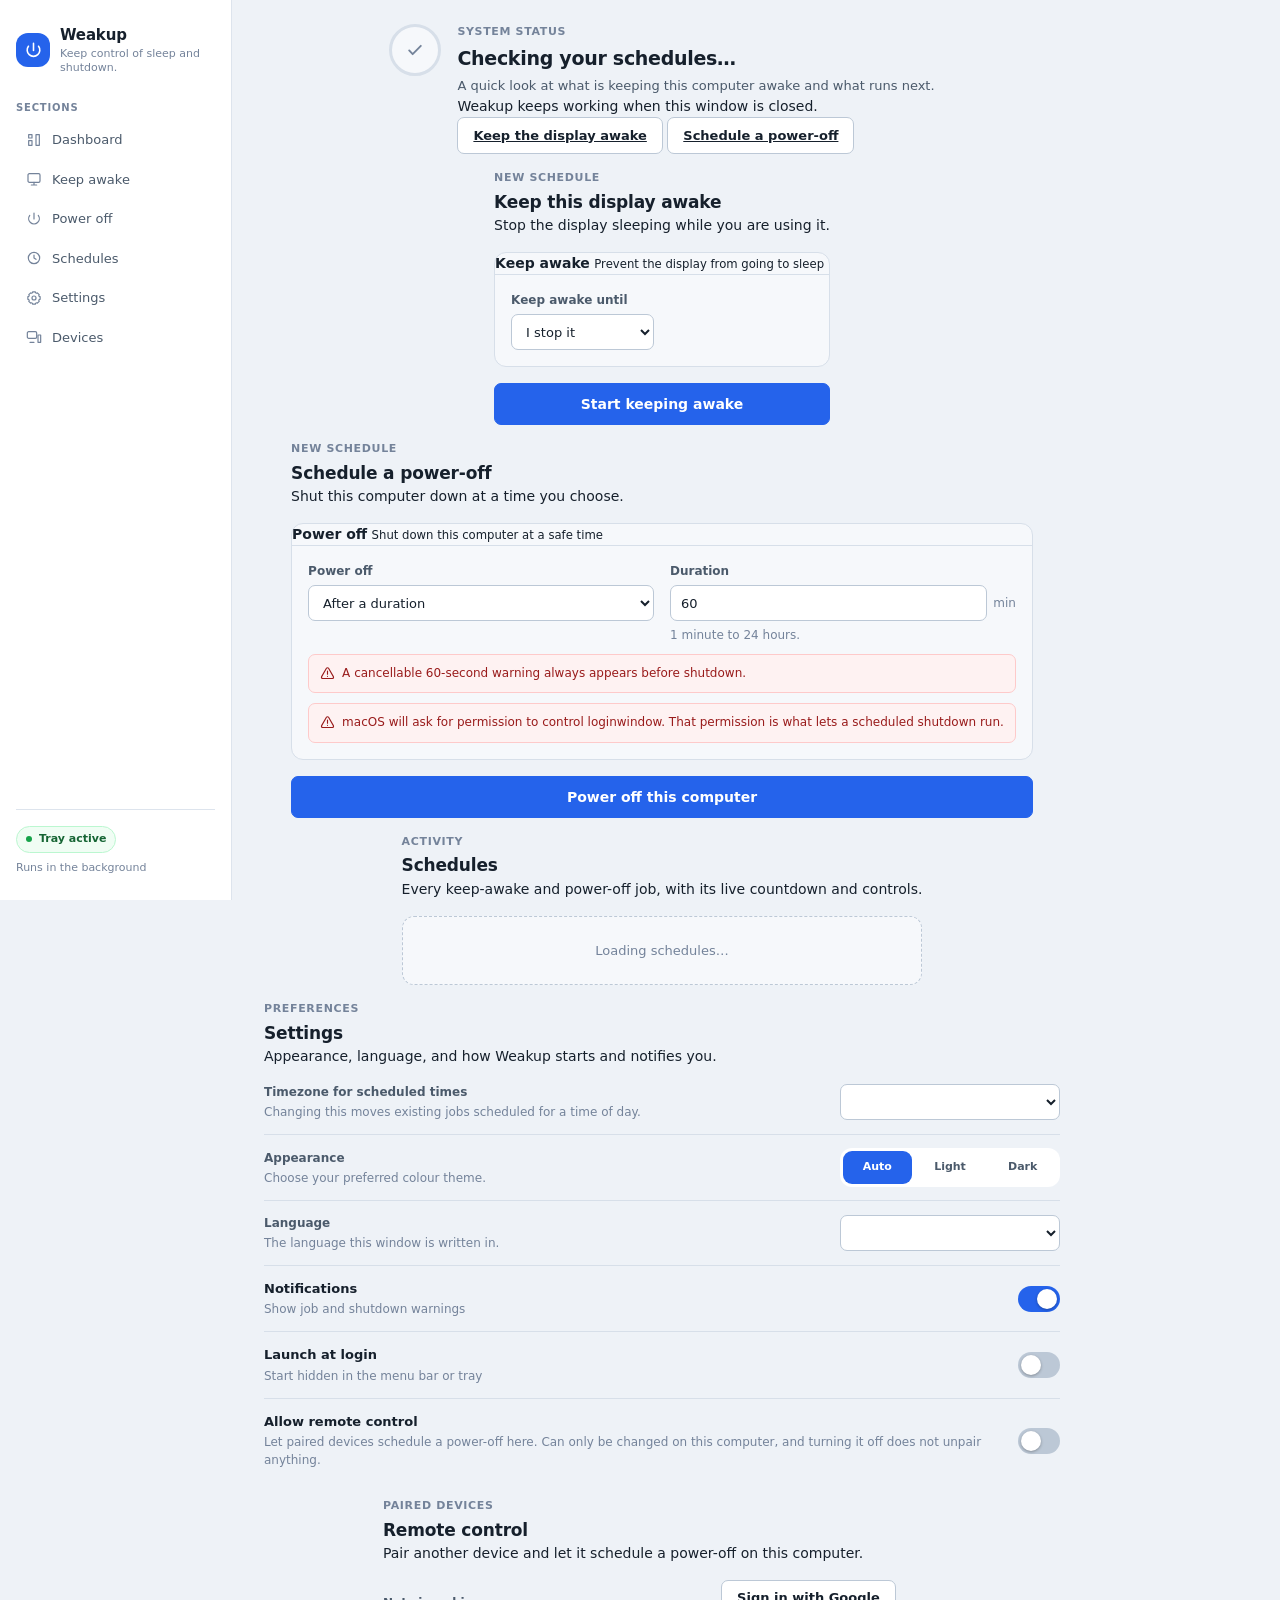
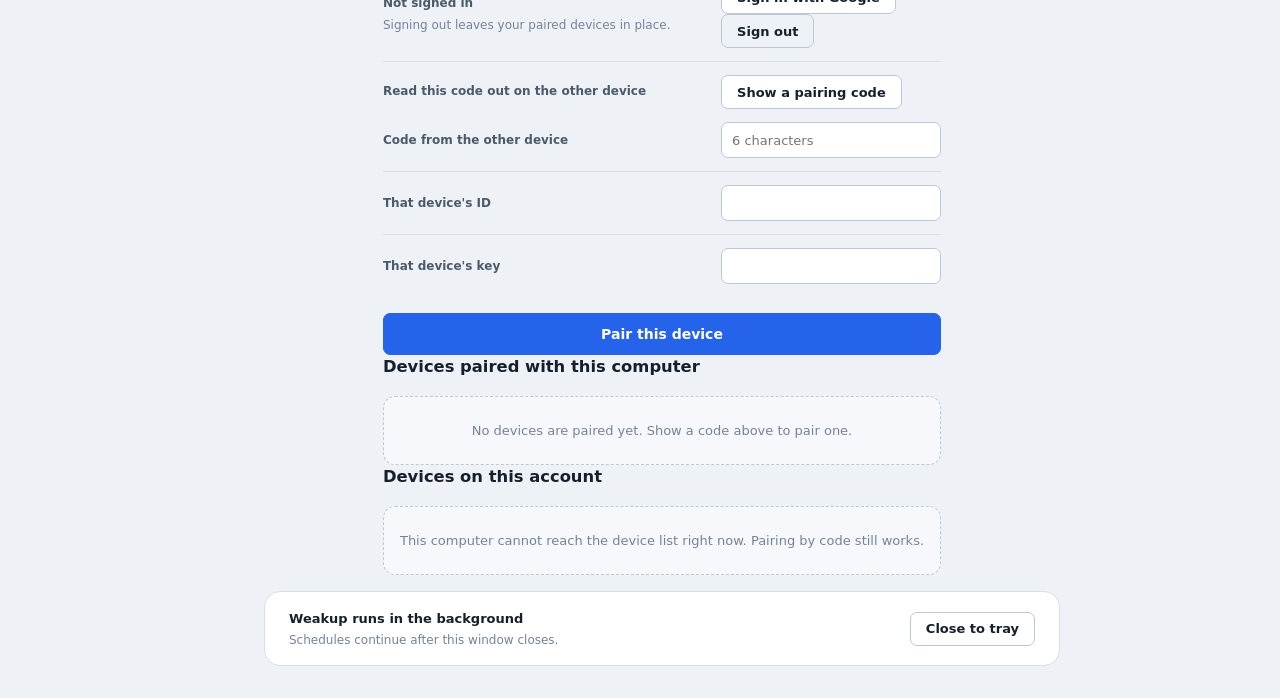
<file: desktop/src/index.html>
<!DOCTYPE html>
<html lang="en" data-theme="light">
  <head>
    <meta charset="UTF-8" />
    <meta name="viewport" content="width=device-width, initial-scale=1.0" />
    <title>Weakup</title>
    <link rel="stylesheet" href="styles.css" />
  </head>
  <body>
    <a class="skip-link" href="#keep-awake" data-i18n="app.skipToScheduling">Skip to scheduling</a>

    <!-- This must remain the first surface. main.js moves focus directly to Cancel. -->
    <section id="grace" class="grace" role="alert" aria-labelledby="grace-heading" hidden>
      <div class="grace-inner">
        <div class="grace-heading-row">
          <div class="grace-title">
            <svg class="icon" aria-hidden="true" viewBox="0 0 24 24">
              <path d="M12 8v5m0 3.5v.01M10.3 3.7 2.6 17a2 2 0 0 0 1.7 3h15.4a2 2 0 0 0 1.7-3L13.7 3.7a2 2 0 0 0-3.4 0Z" />
            </svg>
            <div>
              <p class="grace-eyebrow" data-i18n="grace.eyebrow">Power-off warning</p>
              <h2 id="grace-heading" data-i18n="grace.heading">This computer is shutting down</h2>
            </div>
          </div>
          <p class="grace-count">
            <strong id="grace-seconds">60</strong>
            <span id="grace-unit" data-i18n="grace.secondsLeft">seconds left</span>
          </p>
        </div>
        <div
          class="grace-bar"
          role="progressbar"
          aria-labelledby="grace-heading"
          aria-valuemin="0"
          aria-valuemax="60"
          aria-valuenow="60"
          id="grace-bar"
        >
          <div class="grace-bar-fill" id="grace-bar-fill"></div>
        </div>
        <button type="button" id="grace-cancel" class="button button-cancel-shutdown" data-i18n="grace.cancel">
          Cancel shutdown and keep this computer on
        </button>
        <p class="grace-note" data-i18n="grace.note">
          Cancelling is safe. The scheduled power-off job will stop.
        </p>
      </div>
    </section>

    <div class="shell">
      <!--
        The sidebar is a nav of in-page links, not a router. Every panel stays in the
        document so the countdowns keep ticking and a screen reader can walk the whole
        window; the links move focus rather than swapping content out.
      -->
      <nav class="sidebar" aria-label="Weakup">
        <div class="sidebar-brand">
          <span class="brand-mark" aria-hidden="true">
            <svg viewBox="0 0 24 24">
              <path d="M12 3v9m6.4-5.4a8 8 0 1 1-12.8 0" />
            </svg>
          </span>
          <span class="sidebar-brand-copy">
            <strong>Weakup</strong>
            <small data-i18n="app.tagline">Keep control of sleep and shutdown.</small>
          </span>
        </div>

        <p class="sidebar-label" id="nav-label" data-i18n="nav.section">Sections</p>
        <ul class="sidebar-nav" aria-labelledby="nav-label">
          <li>
            <a href="#dashboard" class="sidebar-link">
              <svg class="icon" aria-hidden="true" viewBox="0 0 24 24">
                <path d="M4 13h5v7H4zm11-9h5v16h-5zM4 4h5v5H4z" />
              </svg>
              <span data-i18n="nav.dashboard">Dashboard</span>
            </a>
          </li>
          <li>
            <a href="#keep-awake" class="sidebar-link">
              <svg class="icon" aria-hidden="true" viewBox="0 0 24 24">
                <rect x="3" y="4" width="18" height="13" rx="2" />
                <path d="M8 21h8m-4-4v4" />
              </svg>
              <span data-i18n="nav.keepAwake">Keep awake</span>
            </a>
          </li>
          <li>
            <a href="#power-off" class="sidebar-link">
              <svg class="icon" aria-hidden="true" viewBox="0 0 24 24">
                <path d="M12 3v9m6.4-5.4a8 8 0 1 1-12.8 0" />
              </svg>
              <span data-i18n="nav.powerOff">Power off</span>
            </a>
          </li>
          <li>
            <a href="#jobs" class="sidebar-link">
              <svg class="icon" aria-hidden="true" viewBox="0 0 24 24">
                <circle cx="12" cy="12" r="8.5" />
                <path d="M12 7.5V12l3 2" />
              </svg>
              <span data-i18n="nav.schedules">Schedules</span>
            </a>
          </li>
          <li>
            <a href="#settings" class="sidebar-link">
              <svg class="icon" aria-hidden="true" viewBox="0 0 24 24">
                <circle cx="12" cy="12" r="3" />
                <path d="M19.4 15a1.7 1.7 0 0 0 .3 1.9l.1.1-2.8 2.8-.1-.1a1.7 1.7 0 0 0-1.9-.3 1.7 1.7 0 0 0-1 1.6v.2h-4V21a1.7 1.7 0 0 0-1-1.6 1.7 1.7 0 0 0-1.9.3l-.1.1L4.2 17l.1-.1a1.7 1.7 0 0 0 .3-1.9A1.7 1.7 0 0 0 3 14H2.8v-4H3a1.7 1.7 0 0 0 1.6-1 1.7 1.7 0 0 0-.3-1.9L4.2 7 7 4.2l.1.1A1.7 1.7 0 0 0 9 4.6 1.7 1.7 0 0 0 10 3V2.8h4V3a1.7 1.7 0 0 0 1 1.6 1.7 1.7 0 0 0 1.9-.3l.1-.1L19.8 7l-.1.1a1.7 1.7 0 0 0-.3 1.9 1.7 1.7 0 0 0 1.6 1h.2v4H21a1.7 1.7 0 0 0-1.6 1Z" />
              </svg>
              <span data-i18n="nav.settings">Settings</span>
            </a>
          </li>
          <li>
            <a href="#remote" class="sidebar-link">
              <svg class="icon" aria-hidden="true" viewBox="0 0 24 24">
                <rect x="2" y="4" width="14" height="10" rx="2" />
                <path d="M18 9h4v11h-4zM6 20h6" />
              </svg>
              <span data-i18n="nav.remote">Devices</span>
            </a>
          </li>
        </ul>

        <div class="sidebar-foot">
          <span class="tray-badge" id="tray-badge">
            <span class="tray-dot" aria-hidden="true"></span>
            <span data-i18n="nav.trayActive">Tray active</span>
          </span>
          <p data-i18n="nav.runsInBackground">Runs in the background</p>
        </div>
      </nav>

      <main class="content">
        <section id="dashboard" class="status-panel" aria-labelledby="dashboard-status">
          <div class="status-orb" aria-hidden="true">
            <svg class="icon" viewBox="0 0 24 24">
              <path d="M5 12.5 9.2 17 19 7" />
            </svg>
          </div>
          <div class="status-copy">
            <header class="view-header">
              <p class="eyebrow" data-i18n="status.eyebrow">System status</p>
              <h2 id="dashboard-status" data-i18n="status.checking">Checking your schedules…</h2>
              <p class="view-description" data-i18n="dashboard.description">
                A quick look at what is keeping this computer awake and what runs next.
              </p>
            </header>
            <p id="dashboard-detail" data-i18n="status.backgroundNote">
              Weakup keeps working when this window is closed.
            </p>
            <div class="dashboard-next" id="dashboard-next" hidden>
              <p class="eyebrow" data-i18n="dashboard.nextLabel">Next scheduled</p>
              <p class="dashboard-next-name" id="dashboard-next-name"></p>
              <p class="job-countdown" id="dashboard-next-countdown"></p>
            </div>
            <p class="dashboard-empty" id="dashboard-empty" data-i18n="dashboard.nothingScheduled" hidden>
              Nothing is scheduled right now.
            </p>
            <div class="dashboard-actions">
              <a
                class="button button-secondary"
                href="#keep-awake"
                data-i18n="dashboard.keepAwakeLink"
              >
                Keep the display awake
              </a>
              <a
                class="button button-secondary"
                href="#power-off"
                data-i18n="dashboard.powerOffLink"
              >
                Schedule a power-off
              </a>
            </div>
          </div>
        </section>

        <section id="degraded" class="degraded-panel" aria-labelledby="degraded-heading" hidden>
          <div class="section-title-row">
            <div>
              <p class="eyebrow" data-i18n="degraded.eyebrow">Needs attention</p>
              <h2 id="degraded-heading" data-i18n="degraded.heading">
                Some features are unavailable
              </h2>
            </div>
          </div>
          <ul id="degraded-list" class="degraded-list"></ul>
        </section>

        <!--
          One composer tab per job type. Both sections stay in the document so their
          previews keep refreshing while hidden; the sidebar decides visibility.
        -->
        <section id="keep-awake" class="composer" aria-labelledby="keep-awake-heading">
          <div class="section-title-row">
            <header class="view-header">
              <p class="eyebrow" data-i18n="keepAwake.eyebrow">New schedule</p>
              <h2 id="keep-awake-heading" data-i18n="keepAwake.heading">
                Keep this display awake
              </h2>
              <p class="view-description" data-i18n="keepAwake.viewDescription">
                Stop the display sleeping while you are using it.
              </p>
            </header>
          </div>

          <form id="keep-awake-form" novalidate>
            <div class="feature-grid">
              <div
                id="keep-awake-card"
                class="feature-card feature-card-awake"
                role="group"
                aria-labelledby="keep-awake-name"
              >
                <div class="feature-card-head">
                  <strong id="keep-awake-name" data-i18n="keepAwake.title">Keep awake</strong>
                  <small data-i18n="keepAwake.description">
                    Prevent the display from going to sleep
                  </small>
                </div>

                <div class="job-body" id="keep-awake-body">
                  <div class="fields-row">
                    <div class="field field-mode">
                      <label for="keep-awake-mode" data-i18n="keepAwake.modeLabel">
                        Keep awake until
                      </label>
                      <select id="keep-awake-mode">
                        <option value="indefinite" selected data-i18n="keepAwake.modeIndefinite">
                          I stop it
                        </option>
                        <option value="duration" data-i18n="keepAwake.modeDuration">
                          A duration
                        </option>
                        <option value="absoluteTime" data-i18n="keepAwake.modeTime">
                          A time today
                        </option>
                      </select>
                    </div>

                    <div class="field field-value" id="keep-awake-duration-field" hidden>
                      <label for="keep-awake-minutes" data-i18n="field.duration">Duration</label>
                      <div class="input-suffix">
                        <input
                          type="number"
                          id="keep-awake-minutes"
                          min="1"
                          max="1440"
                          step="1"
                          value="120"
                          inputmode="numeric"
                          aria-describedby="keep-awake-minutes-hint"
                        />
                        <span data-i18n="field.minutesSuffix">min</span>
                      </div>
                      <p class="hint" id="keep-awake-minutes-hint" data-i18n="field.durationHint">
                        1 minute to 24 hours.
                      </p>
                    </div>

                    <div class="field field-value" id="keep-awake-time-field" hidden>
                      <label for="keep-awake-time" data-i18n="field.localTime">Local time</label>
                      <input type="time" id="keep-awake-time" value="18:00" />
                    </div>
                  </div>
                  <p class="preview" id="keep-awake-preview" aria-live="polite"></p>
                </div>
              </div>
            </div>

            <p class="form-error" id="keep-awake-error" role="alert" hidden></p>
            <button
              type="submit"
              id="keep-awake-submit"
              class="button button-primary"
              data-i18n="keepAwake.submit"
            >
              Start keeping awake
            </button>
          </form>
        </section>

        <section id="power-off" class="composer" aria-labelledby="power-off-heading">
          <div class="section-title-row">
            <header class="view-header">
              <p class="eyebrow" data-i18n="powerOff.eyebrow">New schedule</p>
              <h2 id="power-off-heading" data-i18n="powerOff.heading">
                Schedule a power-off
              </h2>
              <p class="view-description" data-i18n="powerOff.viewDescription">
                Shut this computer down at a time you choose.
              </p>
            </header>
          </div>

          <form id="power-off-form" novalidate>
            <div class="feature-grid">
              <div
                id="power-off-card"
                class="feature-card feature-card-power"
                role="group"
                aria-labelledby="power-off-name"
              >
                <div class="feature-card-head">
                  <strong id="power-off-name" data-i18n="powerOff.title">Power off</strong>
                  <small data-i18n="powerOff.description">
                    Shut down this computer at a safe time
                  </small>
                </div>

                <div class="job-body" id="power-off-body">
                  <div class="fields-row">
                    <div class="field field-mode">
                      <label for="power-off-mode" data-i18n="powerOff.modeLabel">Power off</label>
                      <select id="power-off-mode">
                        <option value="duration" selected data-i18n="powerOff.modeDuration">
                          After a duration
                        </option>
                        <option value="absoluteTime" data-i18n="powerOff.modeTime">
                          At a time today
                        </option>
                      </select>
                    </div>

                    <div class="field field-value" id="power-off-duration-field">
                      <label for="power-off-minutes" data-i18n="field.duration">Duration</label>
                      <div class="input-suffix">
                        <input
                          type="number"
                          id="power-off-minutes"
                          min="1"
                          max="1440"
                          step="1"
                          value="60"
                          inputmode="numeric"
                          aria-describedby="power-off-minutes-hint"
                        />
                        <span data-i18n="field.minutesSuffix">min</span>
                      </div>
                      <p class="hint" id="power-off-minutes-hint" data-i18n="field.durationHint">
                        1 minute to 24 hours.
                      </p>
                    </div>

                    <div class="field field-value" id="power-off-time-field" hidden>
                      <label for="power-off-time" data-i18n="field.localTime">Local time</label>
                      <input type="time" id="power-off-time" value="23:00" />
                    </div>

                    <!--
                      Power-off only. Keeping a display awake on a chosen calendar day is
                      not a case anyone asked for, and the domain accepts it — this is a
                      presentation decision, pinned by a test in wiring.test.js.

                      No value attribute: empty must stay the default, so the existing
                      "next occurrence of this time" behaviour is what an untouched form
                      still produces.
                    -->
                    <div class="field field-value" id="power-off-date-field" hidden>
                      <label for="power-off-date" data-i18n="field.date">Date (optional)</label>
                      <input
                        type="date"
                        id="power-off-date"
                        aria-describedby="power-off-date-hint"
                      />
                      <p class="hint" id="power-off-date-hint" data-i18n="field.dateHint">
                        Leave empty for today, or tomorrow if the time has passed.
                      </p>
                    </div>
                  </div>
                  <p class="preview" id="power-off-preview" aria-live="polite"></p>
                  <p class="safety-note">
                    <svg class="icon" aria-hidden="true" viewBox="0 0 24 24">
                      <path d="M12 8v5m0 3.5v.01M10.3 3.7 2.6 17a2 2 0 0 0 1.7 3h15.4a2 2 0 0 0 1.7-3L13.7 3.7a2 2 0 0 0-3.4 0Z" />
                    </svg>
                    <span data-i18n="powerOff.safetyNote">
                      A cancellable 60-second warning always appears before shutdown.
                    </span>
                  </p>
                  <!--
                    Shown only on macOS, and only until consent is settled. The OS
                    dialog it warns about is raised by the silent preflight that runs
                    when the app wires this form; without a sentence first, that
                    dialog arrives unexplained. `main.js` unhides it from the
                    permission verdict rather than from the user agent, so a machine
                    that already has consent never sees it.
                  -->
                  <p class="safety-note" id="power-off-consent-note" hidden>
                    <svg class="icon" aria-hidden="true" viewBox="0 0 24 24">
                      <path d="M12 8v5m0 3.5v.01M10.3 3.7 2.6 17a2 2 0 0 0 1.7 3h15.4a2 2 0 0 0 1.7-3L13.7 3.7a2 2 0 0 0-3.4 0Z" />
                    </svg>
                    <span data-i18n="powerOff.consentNote">
                      macOS will ask for permission to control loginwindow. That
                      permission is what lets a scheduled shutdown run.
                    </span>
                  </p>
                </div>
              </div>
            </div>

            <p class="form-error" id="power-off-error" role="alert" hidden></p>
            <button
              type="submit"
              id="power-off-submit"
              class="button button-primary"
              data-i18n="powerOff.submit"
            >
              Power off this computer
            </button>
          </form>
        </section>

        <section id="jobs" class="jobs-section" aria-labelledby="jobs-heading">
          <div class="section-title-row">
            <header class="view-header">
              <p class="eyebrow" data-i18n="jobs.eyebrow">Activity</p>
              <h2 id="jobs-heading" data-i18n="jobs.heading">Schedules</h2>
              <p class="view-description" data-i18n="jobs.description">
                Every keep-awake and power-off job, with its live countdown and controls.
              </p>
            </header>
          </div>
          <p id="jobs-status" class="empty-state" aria-live="polite" data-i18n="jobs.loading">
            Loading schedules…
          </p>
          <ul id="jobs-list" class="jobs-list"></ul>
        </section>

        <!--
          Settings are a plain section rather than a disclosure now that the window is wide
          enough to hold them. The appearance and language controls in particular are the
          reason a user opens this panel, and hiding them behind a summary made them feel
          like an afterthought.
        -->
        <section id="settings" class="settings-panel" aria-labelledby="settings-heading">
          <div class="section-title-row">
            <header class="view-header">
              <p class="eyebrow" data-i18n="settings.eyebrow">Preferences</p>
              <h2 id="settings-heading" data-i18n="settings.heading">Settings</h2>
              <p class="view-description" data-i18n="settings.description">
                Appearance, language, and how Weakup starts and notifies you.
              </p>
            </header>
          </div>

          <div class="settings-grid">
            <div class="setting-row">
              <div class="setting-copy">
                <label for="timezone" data-i18n="settings.timezoneLabel">
                  Timezone for scheduled times
                </label>
                <p class="hint" data-i18n="settings.timezoneHint">
                  Changing this moves existing jobs scheduled for a time of day.
                </p>
              </div>
              <div class="setting-control">
                <select id="timezone"></select>
              </div>
            </div>

            <!--
              A radiogroup rather than a select: three mutually exclusive options that fit
              on one line, and arrow-key navigation comes free from native radios.
            -->
            <div class="setting-row">
              <div class="setting-copy">
                <span class="setting-title" id="appearance-label" data-i18n="settings.appearanceLabel">
                  Appearance
                </span>
                <p class="hint" data-i18n="settings.appearanceHint">
                  Choose your preferred colour theme.
                </p>
              </div>
              <div class="setting-control">
                <div class="segmented" role="radiogroup" aria-labelledby="appearance-label">
                  <label class="segment">
                    <input type="radio" name="theme" id="theme-auto" value="auto" checked />
                    <span data-i18n="settings.themeAuto">Auto</span>
                  </label>
                  <label class="segment">
                    <input type="radio" name="theme" id="theme-light" value="light" />
                    <span data-i18n="settings.themeLight">Light</span>
                  </label>
                  <label class="segment">
                    <input type="radio" name="theme" id="theme-dark" value="dark" />
                    <span data-i18n="settings.themeDark">Dark</span>
                  </label>
                </div>
              </div>
            </div>

            <div class="setting-row">
              <div class="setting-copy">
                <label for="language" data-i18n="settings.languageLabel">Language</label>
                <p class="hint" data-i18n="settings.languageHint">
                  The language this window is written in.
                </p>
              </div>
              <div class="setting-control">
                <select id="language"></select>
              </div>
            </div>

            <label class="setting-row setting-toggle">
              <span class="setting-copy">
                <strong data-i18n="settings.notificationsTitle">Notifications</strong>
                <small data-i18n="settings.notificationsDescription">
                  Show job and shutdown warnings
                </small>
              </span>
              <input type="checkbox" id="notifications-enabled" checked />
            </label>

            <label class="setting-row setting-toggle">
              <span class="setting-copy">
                <strong data-i18n="settings.autostartTitle">Launch at login</strong>
                <small data-i18n="settings.autostartDescription">
                  Start hidden in the menu bar or tray
                </small>
              </span>
              <input type="checkbox" id="autostart-enabled" />
            </label>

            <!--
              Remote control lives in settings and nowhere else, and it is a control of its
              own rather than a field of the settings form. The reason is in
              `set_remote_control_enabled`: a stale form posting the whole settings object
              back would silently re-enable a setting the user had just turned off.

              It is changeable only here, at the machine. No arriving command routes to it —
              `authorize` refuses `EnableRemoteControl` before the pairing check even runs.
            -->
            <label class="setting-row setting-toggle">
              <span class="setting-copy">
                <strong data-i18n="settings.remoteControlTitle">Allow remote control</strong>
                <small data-i18n="settings.remoteControlDescription">
                  Let paired devices schedule a power-off here. Can only be changed on this
                  computer, and turning it off does not unpair anything.
                </small>
              </span>
              <input type="checkbox" id="remote-control-enabled" />
            </label>
          </div>

          <p class="form-error" id="settings-error" role="alert" hidden></p>
          <p class="settings-status" id="settings-status" aria-live="polite"></p>
        </section>

        <!--
          The pairing surface.

          Everything here reaches Rust through Tauri commands, exactly as the job list does.
          There is no Firebase JavaScript SDK in this directory and the CSP still reads
          `default-src 'self'` — design D2. The web view renders the largest attack surface
          in the app; giving it outbound network access would let anything achieving script
          execution here reach the network directly.

          Presence is rendered from the state Rust derived with the presence rule. There is
          no online/offline flag from the relay anywhere in this markup, and no arithmetic in
          `main.js` that would recompute one.
        -->
        <section id="remote" class="settings-panel" aria-labelledby="remote-heading">
          <div class="section-title-row">
            <header class="view-header">
              <p class="eyebrow" data-i18n="remote.eyebrow">Paired devices</p>
              <h2 id="remote-heading" data-i18n="remote.heading">Remote control</h2>
              <p class="view-description" data-i18n="remote.description">
                Pair another device and let it schedule a power-off on this computer.
              </p>
            </header>
          </div>

          <div class="settings-grid">
            <div class="setting-row">
              <div class="setting-copy">
                <span class="setting-title" id="account-label" data-i18n="remote.accountSignedOut">
                  Not signed in
                </span>
                <p class="hint" id="account-device-id"></p>
                <p class="hint" data-i18n="remote.signOutNote">
                  Signing out leaves your paired devices in place.
                </p>
              </div>
              <div class="setting-control">
                <button type="button" id="account-sign-in" class="button" data-i18n="remote.signIn">
                  Sign in with Google
                </button>
                <button type="button" id="account-sign-out" class="button button-quiet" data-i18n="remote.signOut">
                  Sign out
                </button>
              </div>
            </div>

            <div class="setting-row">
              <div class="setting-copy">
                <span class="setting-title" id="pairing-code-label" data-i18n="remote.codeHeading">
                  Read this code out on the other device
                </span>
                <p class="hint" id="pairing-code-expiry" aria-live="polite"></p>
              </div>
              <div class="setting-control">
                <output id="pairing-code" class="pairing-code"></output>
                <button type="button" id="pairing-code-show" class="button" data-i18n="remote.showCode">
                  Show a pairing code
                </button>
              </div>
            </div>
          </div>

          <form id="pairing-form" novalidate>
            <div class="settings-grid">
              <div class="setting-row">
                <div class="setting-copy">
                  <label for="pairing-code-entry" data-i18n="remote.enterCodeLabel">
                    Code from the other device
                  </label>
                </div>
                <div class="setting-control">
                  <input
                    type="text"
                    id="pairing-code-entry"
                    inputmode="latin"
                    autocomplete="off"
                    maxlength="9"
                    placeholder="6 characters"
                    data-i18n-placeholder="remote.enterCodePlaceholder"
                  />
                </div>
              </div>

              <div class="setting-row">
                <div class="setting-copy">
                  <label for="pairing-peer-id" data-i18n="remote.peerIdLabel">
                    That device's ID
                  </label>
                </div>
                <div class="setting-control">
                  <input type="text" id="pairing-peer-id" autocomplete="off" />
                </div>
              </div>

              <div class="setting-row">
                <div class="setting-copy">
                  <label for="pairing-peer-key" data-i18n="remote.peerKeyLabel">
                    That device's key
                  </label>
                </div>
                <div class="setting-control">
                  <input type="text" id="pairing-peer-key" autocomplete="off" />
                </div>
              </div>
            </div>

            <p class="form-error" id="pairing-error" role="alert" hidden></p>
            <p class="settings-status" id="pairing-status" aria-live="polite"></p>
            <button type="submit" id="pairing-submit" class="button button-primary" data-i18n="remote.submitCode">
              Pair this device
            </button>
          </form>

          <div class="section-title-row">
            <div>
              <h3 id="pairings-heading" data-i18n="remote.pairingsHeading">
                Devices paired with this computer
              </h3>
            </div>
          </div>
          <p id="pairings-status" class="empty-state" aria-live="polite" data-i18n="remote.pairingsEmpty">
            No devices are paired yet. Show a code above to pair one.
          </p>
          <ul id="pairings-list" class="jobs-list"></ul>

          <div class="section-title-row">
            <div>
              <h3 id="devices-heading" data-i18n="remote.devicesHeading">
                Devices on this account
              </h3>
            </div>
          </div>
          <p id="devices-status" class="empty-state" aria-live="polite" data-i18n="remote.devicesUnavailable">
            This computer cannot reach the device list right now. Pairing by code still works.
          </p>
          <ul id="devices-list" class="jobs-list"></ul>
        </section>

        <footer class="page-footer">
          <div>
            <strong data-i18n="footer.title">Weakup runs in the background</strong>
            <p data-i18n="footer.description">Schedules continue after this window closes.</p>
          </div>
          <button type="button" id="hide-window" class="button button-quiet" data-i18n="footer.hide">
            Close to tray
          </button>
        </footer>
      </main>
    </div>

    <dialog id="quit-dialog" aria-labelledby="quit-heading">
      <svg class="dialog-icon icon" aria-hidden="true" viewBox="0 0 24 24">
        <path d="M12 8v5m0 3.5v.01M10.3 3.7 2.6 17a2 2 0 0 0 1.7 3h15.4a2 2 0 0 0 1.7-3L13.7 3.7a2 2 0 0 0-3.4 0Z" />
      </svg>
      <h2 id="quit-heading" data-i18n="quit.heading">Quit Weakup?</h2>
      <p id="quit-body">A job is still running. Quitting cancels it.</p>
      <div class="dialog-actions">
        <button type="button" id="quit-cancel" class="button" autofocus data-i18n="quit.keepRunning">
          Keep running
        </button>
        <button type="button" id="quit-confirm" class="button button-danger" data-i18n="quit.confirm">
          Quit anyway
        </button>
      </div>
    </dialog>

    <dialog id="replace-dialog" aria-labelledby="replace-heading">
      <svg class="dialog-icon icon" aria-hidden="true" viewBox="0 0 24 24">
        <path d="M20 7v5h-5M4 17v-5h5m9.5-1a7 7 0 0 0-11.8-3.5L4 10m16 4-2.7 2.5A7 7 0 0 1 5.5 13" />
      </svg>
      <h2 id="replace-heading" data-i18n="replace.heading">Replace the active schedule?</h2>
      <p id="replace-body"></p>
      <div class="dialog-actions">
        <button type="button" id="replace-cancel" class="button" autofocus data-i18n="replace.keepCurrent">
          Keep current
        </button>
        <button type="button" id="replace-confirm" class="button button-danger" data-i18n="replace.confirm">
          Replace schedule
        </button>
      </div>
    </dialog>

    <script type="module" src="main.js"></script>
  </body>
</html>
</file>
<file: desktop/src/styles.css>
/*
 * Weakup's stylesheet.
 *
 * The layout is a fixed sidebar and a scrolling content column. The sidebar is navigation
 * only — every panel stays in the document, because the countdowns have to keep ticking and
 * a screen reader has to be able to walk the whole window in one pass.
 *
 * Three rules run through the file.
 *
 * Colour is defined twice, explicitly, under `[data-theme="light"]` and `[data-theme="dark"]`.
 * No `color-mix()`, no `light-dark()`: the macOS floor is 10.15, and a function the WebView
 * does not understand drops the whole declaration, which for a background colour means
 * unreadable text rather than a slightly-off shade. `main.js` resolves `auto` against the
 * system preference and writes the attribute, so one code path decides the palette.
 *
 * Blue is the interactive colour and it is the only one. Red belongs to the shutdown
 * countdown and to nothing else, so a red surface in this app always means the machine is
 * about to turn off.
 *
 * A focus ring is never removed. `:focus-visible` is styled everywhere focus can land, and
 * the one thing this file must never contain is `outline: none`.
 */

/* ------------------------------------------------------------------ */
/* Tokens                                                             */
/* ------------------------------------------------------------------ */

:root {
  /* Spacing ramp: the only steps padding, gap, and margin should land on. */
  --space-1: 4px;
  --space-2: 8px;
  --space-3: 12px;
  --space-4: 16px;
  --space-5: 24px;
  --space-6: 32px;

  /* Radius ramp. */
  --radius-sm: 7px;
  --radius-md: 12px;
  --radius-lg: 16px;
  --radius-full: 999px;

  /* Type scale. */
  --font-size-xs: 11px;
  --font-size-sm: 12px;
  --font-size-md: 13px;
  --font-size-lg: 15px;
  --font-size-xl: 20px;

  /* One height per control kind, so an input and its neighbour never misalign. */
  --control-height: 36px;
  --button-height: 34px;

  --sidebar-width: 232px;
  --content-max: 860px;

  /* Named by role so a panel and a control cannot drift apart. Legacy aliases kept working. */
  --gap-xs: 6px;
  --gap-sm: 10px;
  --gap: 16px;
  --gap-lg: 24px;
  --gap-xl: 32px;
  --radius: var(--radius-md);

  --font: -apple-system, BlinkMacSystemFont, "Segoe UI", system-ui, sans-serif;
  /* Countdowns are tabular so the digits do not shift the line as they change. */
  --font-mono: ui-monospace, SFMono-Regular, "SF Mono", Menlo, monospace;

  --transition-duration: 140ms;
  --transition-easing: cubic-bezier(0.2, 0, 0, 1);
  --transition: var(--transition-duration) var(--transition-easing);
}

/*
 * Light: white surfaces on a cool blue-grey canvas. The accent is the #2563eb family —
 * every step of each ramp is written out in full because the WebView floor cannot blend.
 */
[data-theme="light"] {
  --canvas: #eef2f7;
  --surface: #ffffff;
  --surface-sunken: #f6f8fb;
  --surface-raised: #ffffff;
  --sidebar-bg: #ffffff;
  --sidebar-border: #dde4ed;

  --text: #16202c;
  --text-secondary: #4b5a6b;
  --text-muted: #74839a;
  --text-inverse: #ffffff;

  --border: #d7dfe9;
  --border-strong: #bcc8d6;

  --accent: #2563eb;
  --accent-hover: #1d4ed8;
  --accent-soft: #eff6ff;
  --accent-border: #bfdbfe;
  --accent-text: #1e40af;

  --danger: #dc2626;
  --danger-hover: #b91c1c;
  --danger-soft: #fef2f2;
  --danger-border: #fecaca;
  --danger-text: #991b1b;

  --warning-soft: #fffbeb;
  --warning-border: #fde68a;
  --warning-text: #92400e;

  --success: #16a34a;
  --success-soft: #f0fdf4;
  --success-border: #bbf7d0;
  --success-text: #166534;

  --shadow-sm: 0 1px 2px rgba(19, 34, 51, 0.07);
  --shadow-lg: 0 12px 32px rgba(19, 34, 51, 0.16);

  --scrim: rgba(16, 26, 38, 0.45);
  --knob: #ffffff;

  --focus-ring: #2563eb;
  color-scheme: light;
}

/*
 * Dark: near-black graphite panels with a brighter blue — the #4c8dff family. Ramps are
 * written out per theme for the same reason: no runtime colour math exists below 10.15's
 * newer siblings, so a missing declaration here would mean unreadable text there.
 */
[data-theme="dark"] {
  --canvas: #16181c;
  --surface: #202329;
  --surface-sunken: #1a1d22;
  --surface-raised: #262a31;
  --sidebar-bg: #1b1e23;
  --sidebar-border: #2c3138;

  --text: #eef1f5;
  --text-secondary: #b3bcc8;
  --text-muted: #8b95a3;
  --text-inverse: #ffffff;

  --border: #333941;
  --border-strong: #454d57;

  --accent: #4c8dff;
  --accent-hover: #6ba1ff;
  --accent-soft: #16243d;
  --accent-border: #2f4c73;
  --accent-text: #a5c8ff;

  --danger: #ef4444;
  --danger-hover: #f87171;
  --danger-soft: #2f1414;
  --danger-border: #7f2c2c;
  --danger-text: #fca5a5;

  --warning-soft: #2e2718;
  --warning-border: #4d4327;
  --warning-text: #e8c979;

  --success: #35b073;
  --success-soft: #1a2b22;
  --success-border: #2c5240;
  --success-text: #8fe0b4;

  --shadow-sm: 0 1px 2px rgba(0, 0, 0, 0.4);
  --shadow-lg: 0 16px 40px rgba(0, 0, 0, 0.6);

  --scrim: rgba(0, 0, 0, 0.6);
  --knob: #ffffff;

  --focus-ring: #6ba6ff;
  color-scheme: dark;
}

/* ------------------------------------------------------------------ */
/* Base                                                               */
/* ------------------------------------------------------------------ */

*,
*::before,
*::after {
  box-sizing: border-box;
}

html,
body {
  height: 100%;
}

body {
  margin: 0;
  font-family: var(--font);
  font-size: 14px;
  line-height: 1.5;
  color: var(--text);
  background: var(--canvas);
  -webkit-font-smoothing: antialiased;
}

h1,
h2,
h3,
p {
  margin: 0;
}

/*
 * The icon set. Every icon is an inline SVG drawn as a stroke, so one rule sizes and colours
 * all of them and each inherits the text colour of whatever it sits in.
 */
.icon {
  width: 18px;
  height: 18px;
  flex: none;
  fill: none;
  stroke: currentColor;
  stroke-width: 1.8;
  stroke-linecap: round;
  stroke-linejoin: round;
}

.eyebrow {
  font-size: 11px;
  font-weight: 600;
  letter-spacing: 0.06em;
  text-transform: uppercase;
  color: var(--text-muted);
}

.hint {
  font-size: 12px;
  color: var(--text-muted);
}

.visually-hidden {
  position: absolute;
  width: 1px;
  height: 1px;
  padding: 0;
  margin: -1px;
  overflow: hidden;
  clip: rect(0 0 0 0);
  white-space: nowrap;
  border: 0;
}

/* Off-screen until focused, rather than absent: a keyboard user has to be able to reach it. */
.skip-link {
  position: absolute;
  top: var(--gap-sm);
  left: var(--gap-sm);
  z-index: 60;
  padding: 8px 14px;
  font-weight: 600;
  color: var(--text-inverse);
  text-decoration: none;
  background: var(--accent);
  border-radius: var(--radius-sm);
  transform: translateY(-250%);
  transition: transform var(--transition);
}

.skip-link:focus-visible {
  transform: translateY(0);
}

:focus-visible {
  outline: 2px solid var(--focus-ring);
  outline-offset: 2px;
}

/* ------------------------------------------------------------------ */
/* Shell and sidebar                                                  */
/* ------------------------------------------------------------------ */

.shell {
  display: grid;
  grid-template-columns: var(--sidebar-width) 1fr;
  min-height: 100vh;
}

.sidebar {
  display: flex;
  flex-direction: column;
  gap: var(--gap-lg);
  padding: var(--gap-lg) var(--gap);
  background: var(--sidebar-bg);
  border-right: 1px solid var(--sidebar-border);
  /* Sticky rather than fixed, so it stays in the grid and cannot overlap the content. */
  position: sticky;
  top: 0;
  height: 100vh;
}

.sidebar-brand {
  display: flex;
  gap: var(--gap-sm);
  align-items: center;
}

.brand-mark {
  display: grid;
  place-items: center;
  width: 34px;
  height: 34px;
  flex: none;
  color: var(--text-inverse);
  background: var(--accent);
  border-radius: var(--radius);
}

.brand-mark svg {
  width: 19px;
  height: 19px;
  fill: none;
  stroke: currentColor;
  stroke-width: 2;
  stroke-linecap: round;
}

.sidebar-brand-copy {
  display: flex;
  flex-direction: column;
  min-width: 0;
}

.sidebar-brand-copy strong {
  font-size: 15px;
  font-weight: 650;
  letter-spacing: -0.01em;
}

.sidebar-brand-copy small {
  font-size: 11px;
  line-height: 1.35;
  color: var(--text-muted);
}

.sidebar-label {
  margin-bottom: calc(var(--gap-lg) * -1 + var(--gap-xs));
  font-size: 10px;
  font-weight: 600;
  letter-spacing: 0.08em;
  text-transform: uppercase;
  color: var(--text-muted);
}

.sidebar-nav {
  display: flex;
  flex-direction: column;
  gap: 2px;
  margin: 0;
  padding: 0;
  list-style: none;
}

.sidebar-link {
  display: flex;
  gap: var(--gap-sm);
  align-items: center;
  padding: 9px 10px;
  font-size: 13px;
  font-weight: 500;
  color: var(--text-secondary);
  text-decoration: none;
  border-radius: var(--radius-sm);
  transition: background var(--transition), color var(--transition);
}

.sidebar-link:hover {
  color: var(--text);
  background: var(--surface-sunken);
}

/*
 * The current page reads as a soft-accent pill: the accent tint fills the row and the icon
 * joins the interactive colour. Colour is reinforcement — `aria-current` still carries the
 * meaning for a screen reader or a monochrome display.
 */
.sidebar-link[aria-current="page"] {
  color: var(--accent-text);
  font-weight: 600;
  background: var(--accent-soft);
}

.sidebar-link[aria-current="page"] .icon {
  color: var(--accent);
}

.sidebar-link .icon {
  width: 16px;
  height: 16px;
  color: var(--text-muted);
}

.sidebar-link:hover .icon {
  color: var(--accent);
}

/* Pushed to the bottom, so the tray state is out of the way but always legible. */
.sidebar-foot {
  margin-top: auto;
  padding-top: var(--gap);
  border-top: 1px solid var(--sidebar-border);
}

.tray-badge {
  display: inline-flex;
  gap: 7px;
  align-items: center;
  padding: 4px 9px;
  font-size: 11px;
  font-weight: 600;
  color: var(--success-text);
  background: var(--success-soft);
  border: 1px solid var(--success-border);
  border-radius: 999px;
}

.tray-dot {
  width: 6px;
  height: 6px;
  flex: none;
  background: var(--success);
  border-radius: 50%;
}

/* No tray on this computer, so the badge must stop claiming there is one. */
.tray-badge[data-state="unavailable"] {
  color: var(--text-muted);
  background: var(--surface-sunken);
  border-color: var(--border);
}

.tray-badge[data-state="unavailable"] .tray-dot {
  background: var(--text-muted);
}

.sidebar-foot p {
  margin-top: 7px;
  font-size: 11px;
  color: var(--text-muted);
}

.content {
  display: flex;
  flex-direction: column;
  gap: var(--gap);
  width: 100%;
  max-width: var(--content-max);
  padding: var(--gap-lg) var(--gap-xl) var(--gap-xl);
}

/* ------------------------------------------------------------------ */
/* Panels                                                            */
/* ------------------------------------------------------------------ */

/*
 * The four views are chrome-less: no card of their own, just the content column with a
 * readable measure. Surface and separation belong to the inner cards (job rows, feature
 * cards, setting rows) — a page of boxes-in-boxes reads as clutter. The degraded banner
 * keeps its warning surface because it is an alert, not a view.
 */
.status-panel,
.composer,
.jobs-section,
.settings-panel {
  max-width: var(--content-max);
  /* The sidebar links jump here; without this the panel lands under the grace banner. */
  scroll-margin-top: var(--gap);
  margin: 0 auto;
}

.degraded-panel {
  padding: var(--space-5);
  background: var(--surface);
  border: 1px solid var(--border);
  border-radius: var(--radius-lg);
  box-shadow: var(--shadow-sm);
  scroll-margin-top: var(--gap);
}

.section-title-row {
  display: flex;
  gap: var(--gap);
  align-items: flex-start;
  justify-content: space-between;
  margin-bottom: var(--gap);
}

.section-title-row h2 {
  margin-top: 3px;
  font-size: 17px;
  font-weight: 650;
  letter-spacing: -0.01em;
}

/* ------------------------------------------------------------------ */
/* Status                                                            */
/* ------------------------------------------------------------------ */

.status-panel {
  display: flex;
  gap: var(--gap);
  align-items: flex-start;
}

.status-orb {
  display: grid;
  place-items: center;
  width: 52px;
  height: 52px;
  flex: none;
  color: var(--text-muted);
  background: var(--surface-sunken);
  /* A ring, not a disc: the state colour travels on the border. */
  border: 3px solid var(--border);
  border-radius: var(--radius-full);
}

.status-orb .icon {
  width: 20px;
  height: 20px;
  stroke-width: 2.2;
}

.status-copy h2 {
  margin: 3px 0 4px;
  font-size: 19px;
  font-weight: 650;
  letter-spacing: -0.015em;
}

.status-copy p:last-child {
  font-size: 13px;
  color: var(--text-secondary);
}

/*
 * The state comes from `dashboardPresentation`, and the colour only reinforces the sentence
 * beside it — the heading already says what is happening, so a user who cannot distinguish
 * these tints loses nothing.
 */
.status-panel[data-state="active"] .status-orb {
  color: var(--success);
  background: var(--success-soft);
  border-color: var(--success);
}

.status-panel[data-state="paused"] .status-orb {
  color: var(--warning-text);
  background: var(--warning-soft);
  border-color: var(--warning-border);
}

.status-panel[data-state="attention"] .status-orb {
  color: var(--danger);
  background: var(--danger-soft);
  border-color: var(--danger);
}

/* ------------------------------------------------------------------ */
/* Degraded capabilities                                             */
/* ------------------------------------------------------------------ */

.degraded-panel {
  background: var(--warning-soft);
  border-color: var(--warning-border);
}

.degraded-panel .eyebrow,
.degraded-panel h2 {
  color: var(--warning-text);
}

.degraded-list {
  display: flex;
  flex-direction: column;
  gap: var(--gap-sm);
  margin: 0;
  padding: 0;
  list-style: none;
}

.degraded-list li {
  display: flex;
  flex-direction: column;
  gap: 3px;
  padding-top: var(--gap-sm);
  border-top: 1px solid var(--warning-border);
}

.degraded-list li:first-child {
  padding-top: 0;
  border-top: 0;
}

.degraded-what {
  font-size: 13px;
  font-weight: 600;
  color: var(--text);
}

.degraded-consequence {
  font-size: 12px;
  color: var(--text-secondary);
}

/* ------------------------------------------------------------------ */
/* Composer                                                          */
/* ------------------------------------------------------------------ */

.selection-summary {
  flex: none;
  padding: 5px 11px;
  font-size: 12px;
  font-weight: 600;
  color: var(--accent-text);
  background: var(--accent-soft);
  border: 1px solid var(--accent-border);
  border-radius: 999px;
}

.feature-grid {
  display: flex;
  flex-direction: column;
  gap: var(--gap-sm);
}

/*
 * A `div` with `role="group"`, not a `fieldset`. A fieldset would be the more semantic
 * choice, but its `<legend>` is positioned by the browser outside the normal flow — it
 * straddles the border and is laid out against the fieldset's border box rather than its
 * content box. That made the header sit a few pixels narrower and offset from the body
 * below it, and no amount of `width: 100%` on the legend fixes it. `role="group"` with
 * `aria-labelledby` gives a screen reader the same grouping and label.
 */
.feature-card {
  min-width: 0;
  margin: 0;
  padding: 0;
  background: var(--surface-sunken);
  border: 1px solid var(--border);
  border-radius: var(--radius);
  transition: border-color var(--transition), background var(--transition);
}

.feature-toggle {
  display: flex;
  gap: var(--gap-sm);
  align-items: center;
  padding: 13px var(--gap);
  cursor: pointer;
}

/* The whole header is the label, so the native box would be a second, smaller target. */
.feature-toggle input[type="checkbox"] {
  position: absolute;
  width: 1px;
  height: 1px;
  opacity: 0;
}

.feature-icon {
  display: grid;
  place-items: center;
  width: 34px;
  height: 34px;
  flex: none;
  color: var(--text-muted);
  background: var(--surface);
  border: 1px solid var(--border);
  border-radius: var(--radius-sm);
  transition: color var(--transition), background var(--transition),
    border-color var(--transition);
}

.feature-toggle-copy {
  display: flex;
  flex-direction: column;
  flex: 1;
  min-width: 0;
}

.feature-toggle-copy strong {
  font-size: 14px;
  font-weight: 620;
}

.feature-toggle-copy small {
  font-size: 12px;
  color: var(--text-muted);
}

/*
 * The check state is drawn here because the native box is hidden. Meaning does not rest on
 * it alone: the panel expands, the summary pill changes, and the submit button is relabelled.
 */
.check-indicator {
  position: relative;
  width: 19px;
  height: 19px;
  flex: none;
  background: var(--surface);
  border: 1.5px solid var(--border-strong);
  border-radius: 5px;
  transition: background var(--transition), border-color var(--transition);
}

.check-indicator::after {
  position: absolute;
  top: 2px;
  left: 5.5px;
  width: 5px;
  height: 9px;
  content: "";
  border: solid var(--text-inverse);
  border-width: 0 2px 2px 0;
  opacity: 0;
  transform: rotate(45deg);
  transition: opacity var(--transition);
}

/*
 * Selection is border colour plus an inset ring — not a fill swap. The ring survives
 * forced-colors mode (where backgrounds collapse) as a drawn edge, and the power variant
 * rings red because that card is the irreversible one.
 */
.feature-card.is-selected {
  background: var(--surface);
  border-color: var(--accent);
  box-shadow: inset 0 0 0 1px var(--accent);
}

.feature-card.is-selected .feature-icon {
  color: var(--accent);
  background: var(--accent-soft);
  border-color: var(--accent-border);
}

.feature-card.is-selected .check-indicator {
  background: var(--accent);
  border-color: var(--accent);
}

.feature-card.is-selected .check-indicator::after {
  opacity: 1;
}

/* Power-off is the irreversible one, so selecting it tints red rather than blue. */
.feature-card-power.is-selected {
  border-color: var(--danger);
  box-shadow: inset 0 0 0 1px var(--danger);
}

.feature-card-power.is-selected .feature-icon {
  color: var(--danger);
  background: var(--danger-soft);
  border-color: var(--danger-border);
}

.feature-card-power.is-selected .check-indicator {
  background: var(--danger);
  border-color: var(--danger);
}

/* Keyboard focus lands on the hidden input, so the ring is drawn on the indicator instead. */
.feature-toggle input[type="checkbox"]:focus-visible ~ .check-indicator {
  outline: 2px solid var(--focus-ring);
  outline-offset: 2px;
}

.job-body {
  padding: var(--gap);
  border-top: 1px solid var(--border);
}

.fields-row {
  display: grid;
  grid-template-columns: 1fr 1fr;
  gap: var(--gap-sm) var(--gap);
}

.field {
  display: flex;
  flex-direction: column;
  gap: 5px;
  min-width: 0;
}

.field > label,
.setting-copy > label,
.setting-title {
  font-size: 12px;
  font-weight: 600;
  color: var(--text-secondary);
}

/* Without this the hidden field still takes its grid column and stretches the row. */
.field[hidden] {
  display: none;
}

/* ------------------------------------------------------------------ */
/* Controls                                                          */
/* ------------------------------------------------------------------ */

select,
input[type="text"],
input[type="number"],
input[type="time"],
input[type="date"] {
  width: 100%;
  min-height: var(--control-height);
  padding: 7px 10px;
  font-family: inherit;
  font-size: var(--font-size-md);
  color: var(--text);
  background: var(--surface);
  border: 1px solid var(--border-strong);
  border-radius: var(--radius-sm);
  transition: border-color var(--transition);
}

/* The native arrow is kept: this is a desktop app and the platform control is correct. */
select {
  cursor: pointer;
}

select:hover,
input[type="text"]:hover,
input[type="number"]:hover,
input[type="time"]:hover,
input[type="date"]:hover {
  border-color: var(--accent);
}

.input-suffix {
  display: flex;
  gap: var(--gap-xs);
  align-items: center;
}

.input-suffix span {
  flex: none;
  font-size: 12px;
  color: var(--text-muted);
}

.preview {
  margin-top: var(--gap-sm);
  font-size: 12px;
  font-weight: 500;
  color: var(--accent-text);
}

.preview:empty {
  display: none;
}

/*
 * The safety statement. Inside the expanded panel rather than beside the submit button,
 * because it is a property of scheduling a shutdown and has to be read before the click.
 */
.safety-note {
  display: flex;
  gap: 7px;
  align-items: flex-start;
  margin-top: var(--gap-sm);
  padding: var(--gap-sm) 11px;
  font-size: 12px;
  line-height: 1.45;
  color: var(--danger-text);
  background: var(--danger-soft);
  border: 1px solid var(--danger-border);
  border-radius: var(--radius-sm);
}

.safety-note .icon {
  width: 15px;
  height: 15px;
  margin-top: 1px;
}

/* ------------------------------------------------------------------ */
/* Buttons                                                           */
/* ------------------------------------------------------------------ */

.button {
  display: inline-flex;
  gap: var(--gap-xs);
  align-items: center;
  justify-content: center;
  min-height: var(--button-height);
  padding: 8px 15px;
  font-family: inherit;
  font-size: var(--font-size-md);
  font-weight: 600;
  color: var(--text);
  cursor: pointer;
  background: var(--surface);
  border: 1px solid var(--border-strong);
  border-radius: var(--radius-sm);
  transition: background var(--transition), border-color var(--transition),
    color var(--transition);
}

.button:hover:not(:disabled) {
  color: var(--accent);
  border-color: var(--accent);
}

.button:disabled {
  cursor: not-allowed;
  opacity: 0.55;
}

/* Same shape as .button but on the raised surface, for links styled as secondary actions. */
.button-secondary {
  background: var(--surface-raised);
}

.button-primary {
  width: 100%;
  min-height: 42px;
  margin-top: var(--gap);
  font-size: 14px;
  color: var(--text-inverse);
  background: var(--accent);
  border-color: var(--accent);
}

.button-primary:hover:not(:disabled) {
  color: var(--text-inverse);
  background: var(--accent-hover);
  border-color: var(--accent-hover);
}

.button-danger {
  color: var(--text-inverse);
  background: var(--danger);
  border-color: var(--danger);
}

.button-danger:hover:not(:disabled) {
  color: var(--text-inverse);
  background: var(--danger-hover);
  border-color: var(--danger-hover);
}

.button-small {
  min-height: 28px;
  padding: 5px 11px;
  font-size: var(--font-size-sm);
}

.button-quiet {
  background: transparent;
}

/* ------------------------------------------------------------------ */
/* Jobs                                                              */
/* ------------------------------------------------------------------ */

.empty-state {
  padding: var(--gap-lg) var(--gap);
  font-size: 13px;
  color: var(--text-muted);
  text-align: center;
  background: var(--surface-sunken);
  border: 1px dashed var(--border-strong);
  border-radius: var(--radius);
}

.jobs-list {
  display: flex;
  flex-direction: column;
  gap: var(--gap-sm);
  margin: 0;
  padding: 0;
  list-style: none;
}

/*
 * Job rows are grids: a small dot-marker column on the left, the copy beside it. The dot is
 * the redundant channel for job type — the title says it too, so colour loss loses nothing.
 */
.job,
.job-item {
  display: grid;
  grid-template-columns: auto 1fr;
  gap: var(--gap-sm) var(--space-3);
  align-items: start;
  padding: 13px var(--gap);
  background: var(--surface-sunken);
  border: 1px solid var(--border);
  border-radius: var(--radius-md);
}

/* The dot marker, drawn as a pseudo-element so the markup stays untouched. */
.job::before,
.job-item::before {
  width: 9px;
  height: 9px;
  margin-top: 5px;
  content: "";
  background: var(--accent);
  border-radius: 50%;
}

.job-power-off::before {
  background: var(--danger);
}

.job-title {
  display: flex;
  gap: var(--gap-sm);
  align-items: center;
  justify-content: space-between;
  font-size: 13px;
  font-weight: 620;
}

.job-status {
  flex: none;
  padding: 3px 9px;
  font-size: 11px;
  font-weight: 600;
  color: var(--text-secondary);
  background: var(--surface);
  border: 1px solid var(--border);
  border-radius: 999px;
}

.job-status-attention {
  color: var(--danger-text);
  background: var(--danger-soft);
  border-color: var(--danger-border);
}

.job-countdown {
  margin-top: 7px;
  font-family: var(--font-mono);
  font-size: 15px;
  font-weight: 600;
  font-variant-numeric: tabular-nums;
  letter-spacing: -0.01em;
}

.job-detail {
  margin-top: 3px;
  font-size: 12px;
  color: var(--text-muted);
}

.job-failure {
  margin-top: 7px;
  padding: 7px 10px;
  font-size: 12px;
  color: var(--danger-text);
  background: var(--danger-soft);
  border: 1px solid var(--danger-border);
  border-radius: var(--radius-sm);
}

.job-actions {
  display: flex;
  gap: var(--gap-xs);
  margin-top: var(--gap-sm);
}

/*
 * Remote device rows (pairing, paired devices). A revoked entry stays in the list so the
 * history is honest, but reads as struck through and muted.
 */
.job-item-revoked {
  color: var(--text-muted);
  background: transparent;
}

.job-item-revoked::before {
  background: var(--text-muted);
}

.job-item-revoked .job-title,
.job-item-revoked strong {
  text-decoration: line-through;
  text-decoration-thickness: 1px;
}

/* Presence dot colouring — the row marker doubles as the presence indicator. */
.job-item[data-presence="online"]::before {
  background: var(--success);
}

.job-item[data-presence="stale"]::before {
  background: var(--warning-text);
}

.job-item[data-presence="offline"]::before {
  background: var(--text-muted);
}

/* ------------------------------------------------------------------ */
/* Settings                                                          */
/* ------------------------------------------------------------------ */

.settings-grid {
  display: flex;
  flex-direction: column;
}

.setting-row {
  display: flex;
  gap: var(--gap);
  align-items: center;
  justify-content: space-between;
  padding: 13px 0;
  border-top: 1px solid var(--border);
}

.setting-row:first-child {
  padding-top: 0;
  border-top: 0;
}

.setting-copy {
  display: flex;
  flex-direction: column;
  gap: 2px;
  min-width: 0;
}

.setting-copy strong {
  font-size: 13px;
  font-weight: 620;
}

.setting-copy small {
  font-size: 12px;
  color: var(--text-muted);
}

.setting-control {
  flex: none;
  width: 220px;
}

.setting-toggle {
  cursor: pointer;
}

/*
 * A checkbox drawn as a switch. Still a native checkbox underneath — only the appearance is
 * reset and repainted, so keyboard operation and the accessibility tree are unchanged.
 */
.setting-toggle input[type="checkbox"] {
  position: relative;
  flex: none;
  width: 42px;
  height: 26px;
  margin: 0;
  cursor: pointer;
  appearance: none;
  -webkit-appearance: none;
  background: var(--border-strong);
  border-radius: var(--radius-full);
  transition: background var(--transition);
}

.setting-toggle input[type="checkbox"]::after {
  position: absolute;
  top: 3px;
  left: 3px;
  width: 20px;
  height: 20px;
  content: "";
  background: var(--knob);
  border-radius: 50%;
  box-shadow: 0 1px 3px rgba(0, 0, 0, 0.3);
  transition: transform var(--transition);
}

.setting-toggle input[type="checkbox"]:checked {
  background: var(--accent);
}

.setting-toggle input[type="checkbox"]:checked::after {
  transform: translateX(16px);
}

/*
 * The theme picker: three native radios in one track. Radios rather than buttons, so arrow
 * keys move between them and a screen reader announces "2 of 3".
 */
.segmented {
  display: flex;
  gap: var(--space-1);
  padding: 3px;
  background: var(--surface);
  border-radius: var(--radius-md);
}

.segment {
  flex: 1;
  cursor: pointer;
}

.segment input[type="radio"] {
  position: absolute;
  width: 1px;
  height: 1px;
  opacity: 0;
}

.segment span {
  display: block;
  padding: var(--space-2) var(--space-1);
  font-size: var(--font-size-xs);
  font-weight: 600;
  color: var(--text-secondary);
  text-align: center;
  border-radius: calc(var(--radius-md) - 3px);
  transition: background var(--transition), color var(--transition);
}

.segment:hover span {
  color: var(--text);
}

.segment input[type="radio"]:checked + span {
  color: var(--text-inverse);
  background: var(--accent);
}

.segment input[type="radio"]:focus-visible + span {
  outline: 2px solid var(--focus-ring);
  outline-offset: 2px;
}

.settings-status {
  margin-top: var(--gap-sm);
  font-size: 12px;
  font-weight: 500;
  color: var(--success-text);
}

.settings-status:empty {
  display: none;
}

/* ------------------------------------------------------------------ */
/* Errors                                                            */
/* ------------------------------------------------------------------ */

.form-error {
  margin-top: var(--gap-sm);
  padding: var(--gap-sm) 11px;
  font-size: 12px;
  font-weight: 500;
  color: var(--danger-text);
  background: var(--danger-soft);
  border: 1px solid var(--danger-border);
  border-radius: var(--radius-sm);
}

/* ------------------------------------------------------------------ */
/* Footer                                                            */
/* ------------------------------------------------------------------ */

.page-footer {
  display: flex;
  gap: var(--gap);
  align-items: center;
  justify-content: space-between;
  padding: var(--gap) var(--gap-lg);
  background: var(--surface);
  border: 1px solid var(--border);
  border-radius: var(--radius-lg);
}

.page-footer strong {
  font-size: 13px;
  font-weight: 620;
}

.page-footer p {
  margin-top: 2px;
  font-size: 12px;
  color: var(--text-muted);
}

/* ------------------------------------------------------------------ */
/* Dialogs                                                           */
/* ------------------------------------------------------------------ */

dialog {
  max-width: 400px;
  padding: var(--gap-lg);
  color: var(--text);
  background: var(--surface-raised);
  border: 1px solid var(--border);
  border-radius: var(--radius-lg);
  box-shadow: var(--shadow-lg);
}

dialog::backdrop {
  background: var(--scrim);
}

.dialog-icon {
  width: 26px;
  height: 26px;
  color: var(--danger);
}

dialog h2 {
  margin: var(--gap-sm) 0 var(--gap-xs);
  font-size: 16px;
  font-weight: 650;
}

dialog p {
  font-size: 13px;
  color: var(--text-secondary);
}

.dialog-actions {
  display: flex;
  gap: var(--gap-sm);
  justify-content: flex-end;
  margin-top: var(--gap-lg);
}

/* ------------------------------------------------------------------ */
/* The shutdown countdown                                            */
/* ------------------------------------------------------------------ */

/*
 * The one surface allowed to dominate the window. It appears without the user acting and it
 * is the last chance to stop something irreversible, so it sits above everything, spans the
 * full width, and keeps its colour in both themes.
 */
.grace {
  position: sticky;
  top: 0;
  z-index: 50;
  background: var(--danger-soft);
  border-bottom: 3px solid var(--danger);
}

.grace-inner {
  max-width: var(--content-max);
  padding: var(--gap) var(--gap-lg);
  margin: 0 auto;
}

.grace-heading-row {
  display: flex;
  gap: var(--gap);
  align-items: flex-start;
  justify-content: space-between;
}

.grace-title {
  display: flex;
  gap: var(--gap-sm);
  align-items: flex-start;
  min-width: 0;
}

.grace-title .icon {
  width: 22px;
  height: 22px;
  margin-top: 2px;
  color: var(--danger);
  stroke-width: 2;
}

.grace-eyebrow {
  font-size: 11px;
  font-weight: 700;
  letter-spacing: 0.06em;
  text-transform: uppercase;
  color: var(--danger);
}

.grace-title h2 {
  font-size: 18px;
  font-weight: 680;
  letter-spacing: -0.015em;
  color: var(--danger-text);
}

.grace-count {
  flex: none;
  text-align: right;
}

.grace-count strong {
  display: block;
  font-family: var(--font-mono);
  font-size: 32px;
  font-weight: 700;
  font-variant-numeric: tabular-nums;
  line-height: 1;
  color: var(--danger);
}

.grace-count span {
  font-size: 11px;
  font-weight: 600;
  color: var(--danger-text);
}

.grace-bar {
  height: 6px;
  margin: var(--gap-sm) 0 var(--gap);
  overflow: hidden;
  background: var(--danger-border);
  border-radius: 999px;
}

.grace-bar-fill {
  height: 100%;
  background: var(--danger);
  border-radius: 999px;
  transition: width 1s linear;
}

.button-cancel-shutdown {
  width: 100%;
  min-height: 44px;
  font-size: 14px;
  color: var(--text-inverse);
  background: var(--danger);
  border-color: var(--danger);
}

.button-cancel-shutdown:hover:not(:disabled) {
  color: var(--text-inverse);
  background: var(--danger-hover);
  border-color: var(--danger-hover);
}

.grace-note {
  margin-top: var(--gap-xs);
  font-size: 12px;
  color: var(--danger-text);
  text-align: center;
}

/* ------------------------------------------------------------------ */
/* Narrow windows                                                    */
/* ------------------------------------------------------------------ */

/*
 * Below 820px the sidebar becomes a horizontal strip across the top rather than shrinking to
 * an unusable width.
 */
@media (max-width: 820px) {
  .shell {
    grid-template-columns: 1fr;
  }

  .sidebar {
    position: static;
    flex-direction: row;
    flex-wrap: wrap;
    gap: var(--gap);
    align-items: center;
    height: auto;
    padding: var(--gap-sm) var(--gap);
    border-right: 0;
    border-bottom: 1px solid var(--sidebar-border);
  }

  .sidebar-label,
  .sidebar-foot p {
    display: none;
  }

  .sidebar-nav {
    flex-direction: row;
  }

  .sidebar-foot {
    margin-top: 0;
    margin-left: auto;
    padding-top: 0;
    border-top: 0;
  }

  .content {
    padding: var(--gap) var(--gap) var(--gap-lg);
  }
}

@media (max-width: 620px) {
  .fields-row {
    grid-template-columns: 1fr;
  }

  .setting-row {
    flex-direction: column;
    align-items: stretch;
  }

  /* The switch would stretch across the whole row once the row becomes a column. */
  .setting-toggle {
    flex-direction: row;
    align-items: center;
  }

  .setting-control {
    width: 100%;
  }

  .section-title-row {
    flex-direction: column;
    gap: var(--gap-sm);
  }

  .selection-summary {
    align-self: flex-start;
  }

  .page-footer {
    flex-direction: column;
    align-items: stretch;
    text-align: center;
  }

  .grace-inner {
    padding: var(--gap);
  }
}

@media (max-width: 460px) {
  .sidebar-brand-copy small {
    display: none;
  }

  /* Labels drop before icons: an icon-only link is still a full-size target. */
  .sidebar-link span {
    display: none;
  }

  .grace-count strong {
    font-size: 26px;
  }
}

/* ------------------------------------------------------------------ */
/* Accessibility preferences                                         */
/* ------------------------------------------------------------------ */

@media (prefers-reduced-motion: reduce) {
  *,
  *::before,
  *::after {
    transition-duration: 0.01ms !important;
    animation-duration: 0.01ms !important;
  }
}

/*
 * Forced colours (Windows high contrast). The system palette replaces ours, so the job here
 * is to make sure nothing that carried meaning through colour alone disappears: borders are
 * restated in system colours and every checked state keeps a visible mark.
 */
@media (forced-colors: active) {
  .feature-card,
  .job,
  .job-item,
  .segmented,
  .status-panel,
  .composer,
  .jobs-section,
  .settings-panel,
  .page-footer,
  dialog {
    border: 1px solid CanvasText;
  }

  .check-indicator,
  .setting-toggle input[type="checkbox"] {
    border: 1px solid CanvasText;
  }

  .feature-card.is-selected .check-indicator,
  .setting-toggle input[type="checkbox"]:checked {
    background: Highlight;
  }

  .check-indicator::after {
    border-color: HighlightText;
  }

  .segment input[type="radio"]:checked + span {
    color: HighlightText;
    background: Highlight;
  }

  .grace {
    border-bottom: 3px solid CanvasText;
  }

  .icon {
    stroke: CanvasText;
  }
}
</file>
